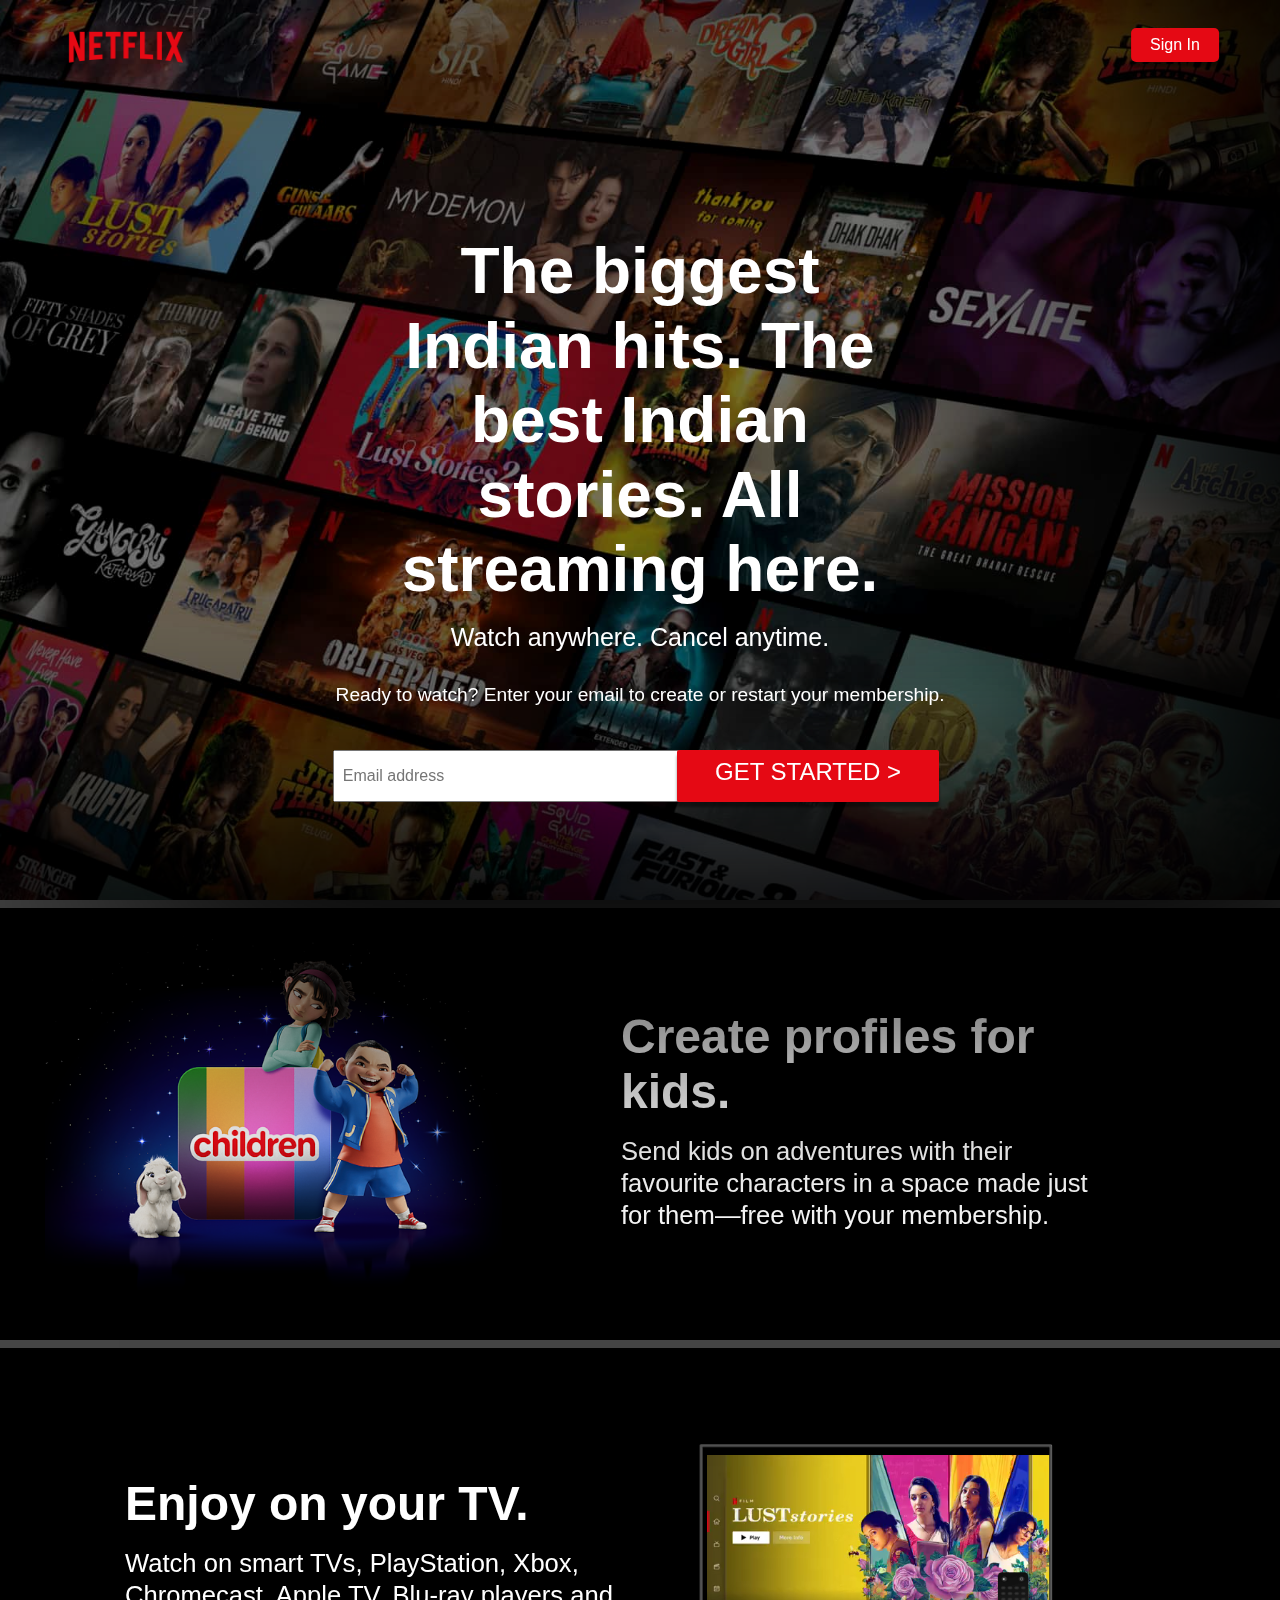
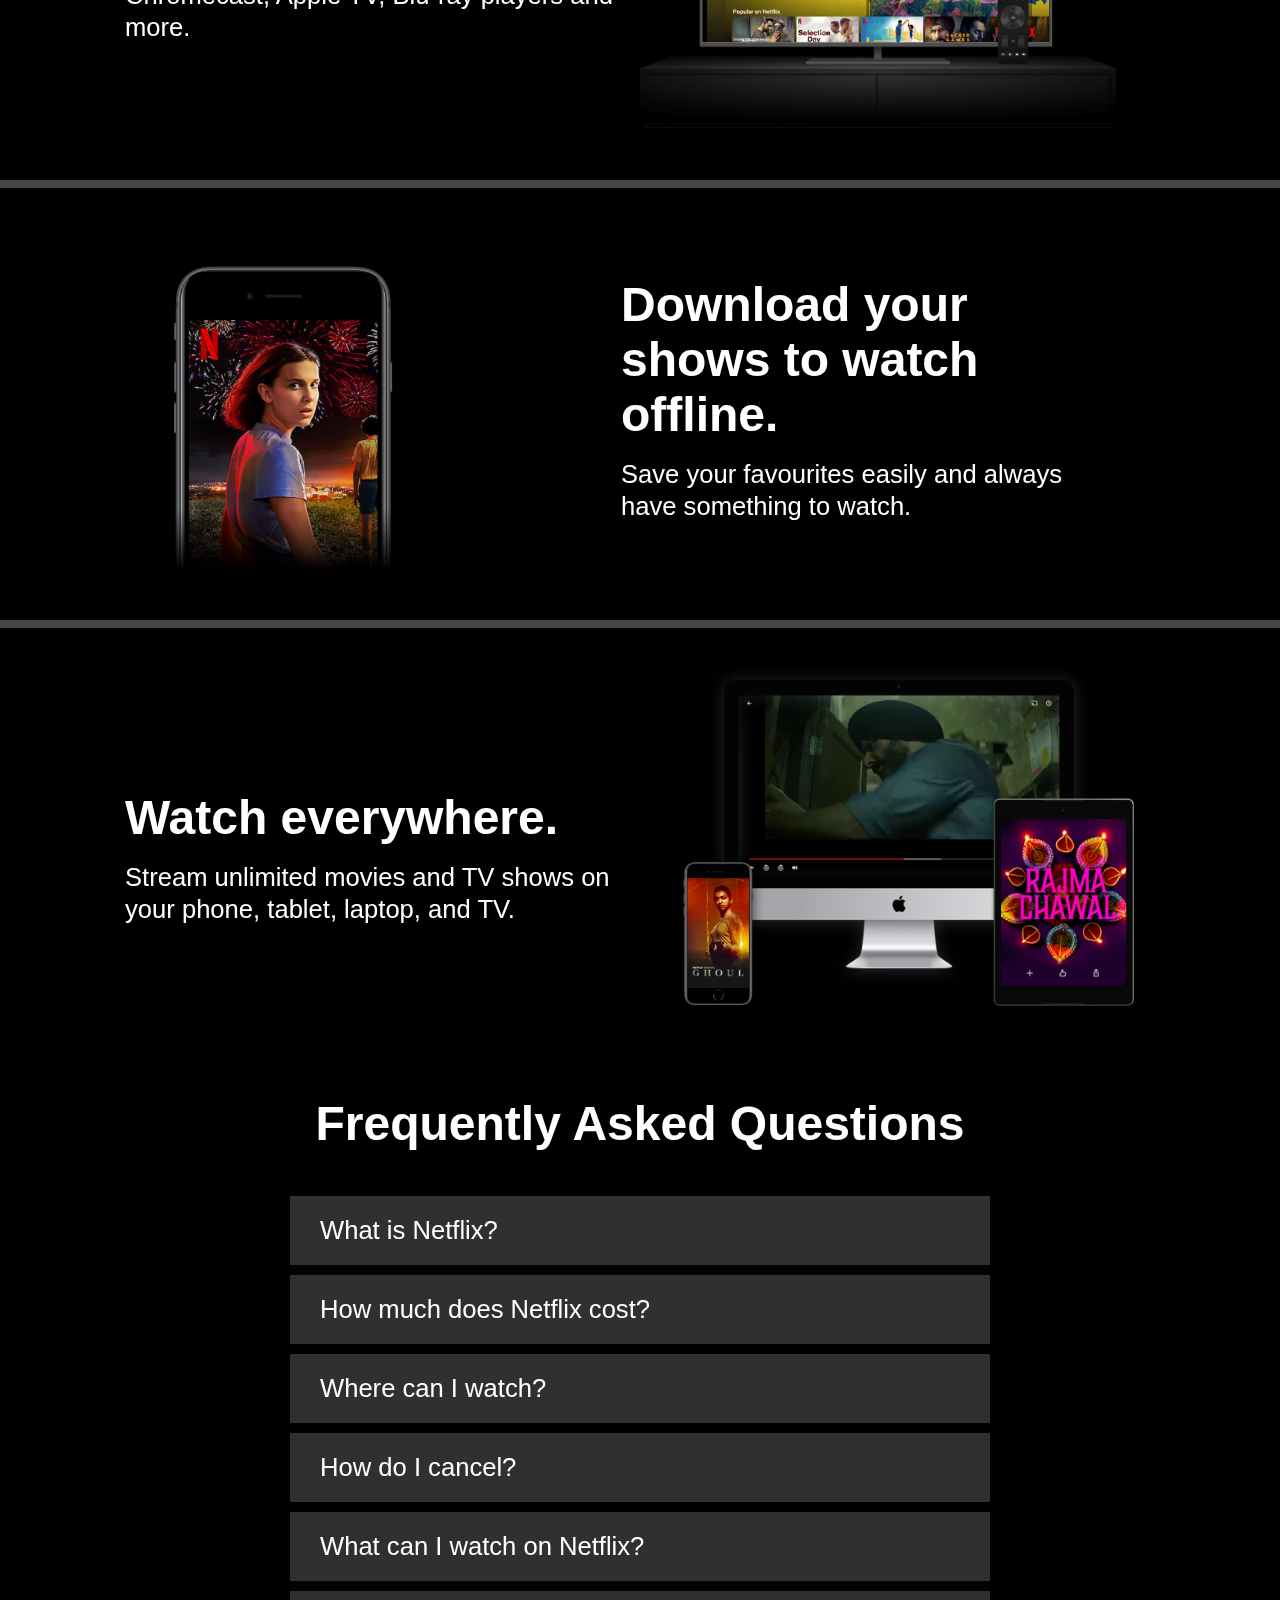
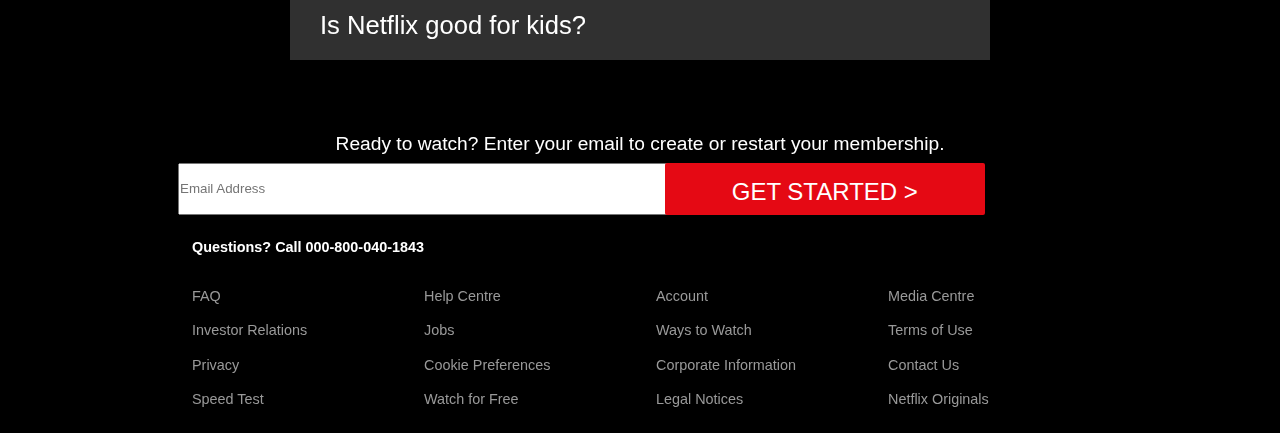
<file: Netflix clone/index.html>
<!DOCTYPE html>
<html lang="en">
<head>
    <meta charset="UTF-8">
    <meta name="viewport" content="width=device-width, initial-scale=1.0">
    <link rel="stylesheet" href="style.css">
    <title>Netflix</title>
</head>
<body>
    <header class="showcase">
        <div class="showcase-top">
            <img src="logo.png" alt="Netflix Logo">
            <a href="#" class="btn btn-rounded">Sign In</a>
        </div>
        <div class="showcase-content">
            <h1>The biggest Indian hits. The best Indian stories. All streaming here.</h1>
            <h3>Watch anywhere. Cancel anytime.</h3>
            <p>Ready to watch? Enter your email to create or restart your membership.</p>
            <input type="email" name="email" id="mail" placeholder="Email address">
            <a href="#" class="btn btn-lg">GET STARTED ></a>
        </div>
    </header>

    <section class="style-cards">
        <div class="card-0">
            <img src="2.jpg" alt="Netflix Mobile">
            <div class="desc-0">
                <h1>Create profiles for kids.</h1>
                <h3>Send kids on adventures with their favourite characters in a space made just for them—free with your membership.</h3>
            </div>
        </div>
        <div class="card-1">
            <div class="desc-1">
                <h1>Enjoy on your TV.</h1>
                <h3>Watch on smart TVs, PlayStation, Xbox, Chromecast, Apple TV, Blu-ray players and more.</h3>
            </div>
            <img src="tv.png" alt="Netflix TV">
            <video class="video-1" autoplay="" playsinline="" muted="" loop=""><source src="1.m4v" type="video/mp4"></video>
        </div>
        <div class="card-2">
            <img src="3.jpg" alt="Netflix Mobile">
            <div class="desc-2">
                <h1>Download your shows to watch offline.</h1>
                <h3>Save your favourites easily and always have something to watch.</h3>
            </div>
        </div>
        <div class="card-3">
            <div class="desc-3">
                <h1>Watch everywhere.</h1>
                <h3>Stream unlimited movies and TV shows on your phone, tablet, laptop, and TV.</h3>
            </div>
            <img src="4.png" alt="Device-Pile-In">
            <video class="video-2" autoplay="" playsinline="" muted="" loop=""><source src="2.m4v" type="video/mp4"></video>
        </div>
    </section>

    <section class="lastsec">
        <div class="faq">
            <h1>Frequently Asked Questions</h1>
            <ul class="questions">
                <li>What is Netflix?</li>
                <li>How much does Netflix cost?</li>
                <li>Where can I watch?</li>
                <li>How do I cancel?</li>
                <li>What can I watch on Netflix?</li>
                <li>Is Netflix good for kids?</li>
            </ul>
            <p>Ready to watch? Enter your email to create or restart your membership.</p>
            <div class="input">
                <input type="email" name="email" placeholder="Email Address">
                <a href="#" class="btn-rounded"><button>GET STARTED ></button></a>
            </div>
        </div>
    </section>


    <footer class="footer">
        <p>Questions? Call 000-800-040-1843</p>
        <div class="footer-cols">
            <ul>
                <li><a href="#">FAQ</a></li>
                <li><a href="#">Investor Relations</a></li>
                <li><a href="#">Privacy</a></li>
                <li><a href="#">Speed Test</a></li>
            </ul>
            <ul>
                <li><a href="#">Help Centre</a></li>
                <li><a href="#">Jobs</a></li>
                <li><a href="#">Cookie Preferences</a></li>
                <li><a href="#">Watch for Free</a></li>
            </ul>
            <ul>
                <li><a href="#">Account</a></li>
                <li><a href="#">Ways to Watch</a></li>
                <li><a href="#">Corporate Information</a></li>
                <li><a href="#">Legal Notices</a></li>
            </ul>
            <ul>
                <li><a href="#">Media Centre</a></li>
                <li><a href="#">Terms of Use</a></li>
                <li><a href="#">Contact Us</a></li>
                <li><a href="#">Netflix Originals</a></li>
            </ul>
        </div>
    </footer>
</body>
</html>
</file>
<file: Netflix clone/style.css>
:root{
    --primary-color: #e50914;
    --dark-color: #141414;
    --light-color: #f4f4f4;
}

*{
    margin: 0;
    padding: 0;
}

body{
    font-family: Arial, Helvetica, sans-serif;
    background: #000000;
    color: #999999;
}

ul{
    list-style: none;
}

h1,h2,h3,h4{
    color: #ffffff;
}

h3{
    font-weight: lighter;
}

a{
    color: #ffffff;
    text-decoration: none;
}

p{
    margin: 0.5rem 0;
    font-weight: bold;
    color: #ffffff;
}

img{
    width: 100%;
}

.showcase{
    width: 100%;
    height: 100vh;
    position: relative;
    background: url("1.jpg") no-repeat center center/cover;
}

.showcase::after{
    content: "";
    position: absolute;
    top: 0;
    left: 0;
    width: 100%;
    height: 100%;
    z-index: 1;
    background: rgba(0, 0, 0, 0.4);
    box-shadow: 120px 100px 250px #000000 , inset -120px -100px 250px #000000;
}

.showcase-top{
    position: relative;
    z-index: 2;
    height: 90px;
}

.showcase-top img{
    width: 140px;
    position: absolute;
    top: 50%;
    left: 0;
    transform: translate(40% , -50%);
}

.showcase-top a{
    position: absolute;
    top: 50%;
    right: 0;
    transform: translate(-60% , -50%);
}

.showcase-content{
    position: relative;
    margin: 0 26%;
    z-index: 2;
    display: flex;
    flex-direction: column;
    justify-content: center;
    text-align: center;
    align-items: center;
    margin-top: 9rem;
}

.showcase-content h1{
    font-weight: 700;
    font-size: 64px;
    margin: 0 30px;
    max-width: 800px;
    line-height: 74.5px;
}

.showcase-content h3{
    color: white;
    font-size: 25px;
    margin: 16px 0;
}

.showcase-content p{
    font-size: 19.2px;
    font-weight: 300;
    padding-top: 0.5rem;
    padding-bottom: 1rem;
}

.showcase-content input{
    position: absolute;
    left: 0;
    bottom: -8vh;
    width: 454px;
    height: 3rem;
    font-size: 1rem;
    padding-left: 0.5rem;
}

.btn{
    display: inline-block;
    background: var(--primary-color);
    color: white;
    padding: 0.5rem 1.2rem;
    font-size: 1rem;
    text-align: center;
    border: none;
    cursor: pointer;
    border-radius: 2px;
    margin-right: 0.5rem;
    outline: none;
    box-shadow: 0 5px 3px rgba(0, 0, 0, 0.45);
}

.btn:hover{
    opacity: 0.9;
}

.btn-rounded{
    border-radius: 5px;
}

.showcase-content .btn-lg{
    position: absolute;
    right: 0;
    bottom: -8vh;
    padding: 0.5rem 1.2rem;
    font-size: 1.5rem;
    text-transform: uppercase;
    height: 36px;
    width: 14rem;
}

.card-0 , 
.card-1,
.card-2,
.card-3{
    border-top: 8px rgb(69, 69, 69) solid;
    padding: 50px;
}

.card-0{
    position: relative;
    display: inline-grid;
    grid-template-columns: 40% 50%;
    text-align: left;
    align-items: center;
    padding: 25px 45px 50px;
}

.desc-0{
    padding-left: 100px;
}

.card-1{
    position: relative;
    display: inline-grid;
    grid-template-columns: 50% 40%;
    text-align: left;
    align-items: center;
    padding: 25px 45px 50px;
}

.desc-1{
    padding-left: 80px;
}

.style-cards h1{
    font-size: 3rem;
    padding: 1rem;
    padding-left: 0;
}

.style-cards h3{
    font-size: 1.6rem;
    line-height: 2rem;
}

.card-1 video{
    position: relative;
    width: 100%;
    height: 54%;
    grid-column: 2/2;
    grid-row: 1/2;
    z-index: -1;
}

.card-1 img{
    grid-column: 2/2;
    grid-row: 1/2;
}

.card-2{
    position: relative;
    display: inline-grid;
    grid-template-columns: 40% 50%;
    text-align: left;
    align-items: center;
    padding: 25px 45px 50px;
}

.desc-2{
    padding-left: 100px;
}

.card-3{
    position: relative;
    display: inline-grid;
    grid-template-columns: 50% 40%;
    text-align: left;
    align-items: center;
    padding: 25px 45px 50px;
}

.desc-3{
    padding-left: 80px;
    padding-right: 20px;
}

.card-3 img{
    width: 110%;
    grid-column: 2/2;
    grid-row: 1/2;
}

.card-3 video{
    position: relative;
    top: -87px;
    left: 125px;
    width: 65%;
    height: 78%;
    grid-column: 2/2;
    grid-row: 1/2;
    z-index: -1;
}

.faq{
    text-align: center;
}

.faq h1{
    padding-bottom: 40px;
    font-size: 3rem;
}

.questions{
    display: flex;
    flex-direction: column;
    flex-basis: 40%;
    align-items: center;
}

.questions li{
    padding: 20px 30px;
    margin: 5px;
    font-size: 1.6rem;
    background-color: #303030;
    color: white;
    text-align: left;
    width: 50%;
}

.faq p{
    padding-top: 60px;
    font-size: 1.2rem;
    font-weight: 200;
}

.input{
    display: inline-grid;
    align-items: center;
    grid-template-columns: 50% 40%;
}

.input input{
    width: 600px;
    height: 3rem;
}

.input button{
    height: 3.25rem;
    width: 320px;
    left: 20px;
    text-align: center;
    background-color: var(--primary-color);
    font-size: 1.5rem;
    padding: 15px 32px;
    border: none;
    border-radius: 2px;
    color: white;
}

.footer{
    max-width: 70%;
    margin: 1rem auto;
    overflow: auto;
}

.footer ,
.footer a{
    color: #999999;
    font-size: 0.9rem;
}

.footer p{
    margin-bottom: 1.5rem;
}

.footer .footer-cols{
    display: grid;
    grid-template-columns: repeat(4 , 1fr);
    grid-gap: 2rem;
}

.footer li{
    line-height: 2.4;
}
</file>
